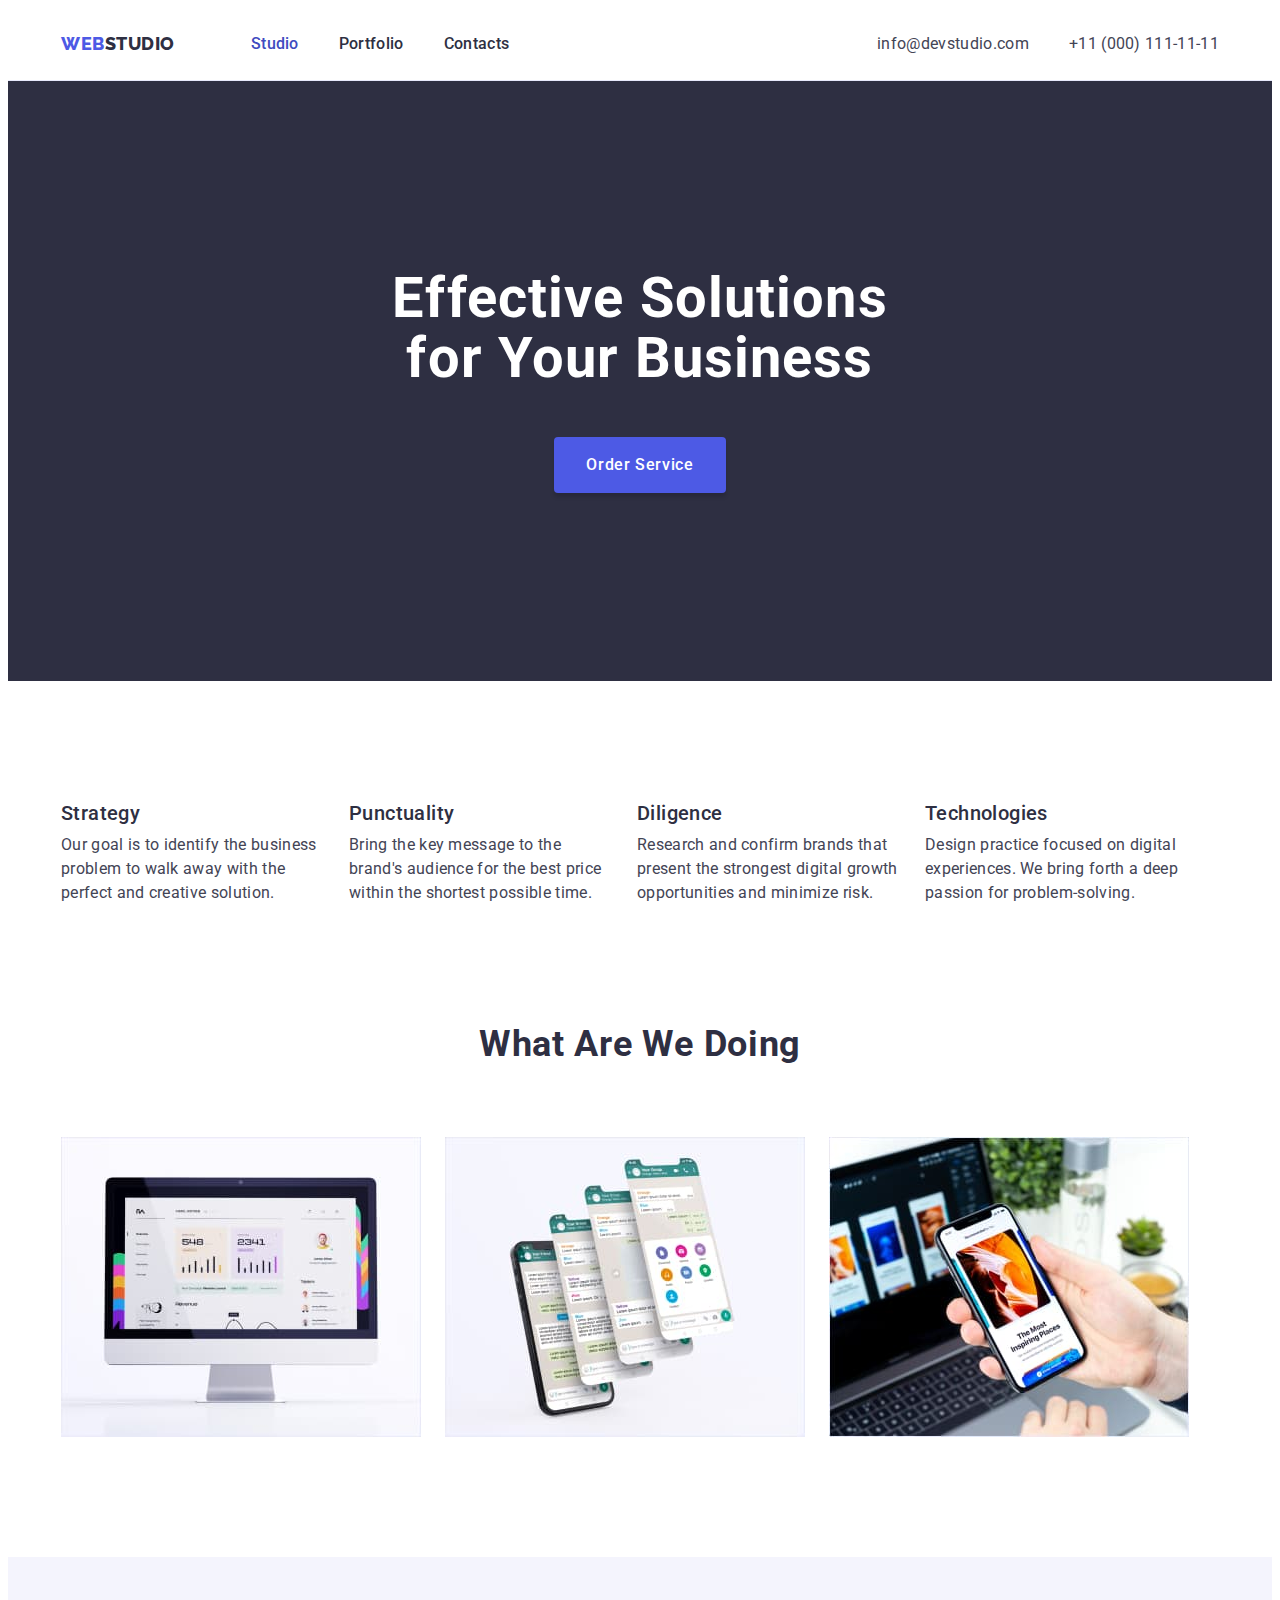
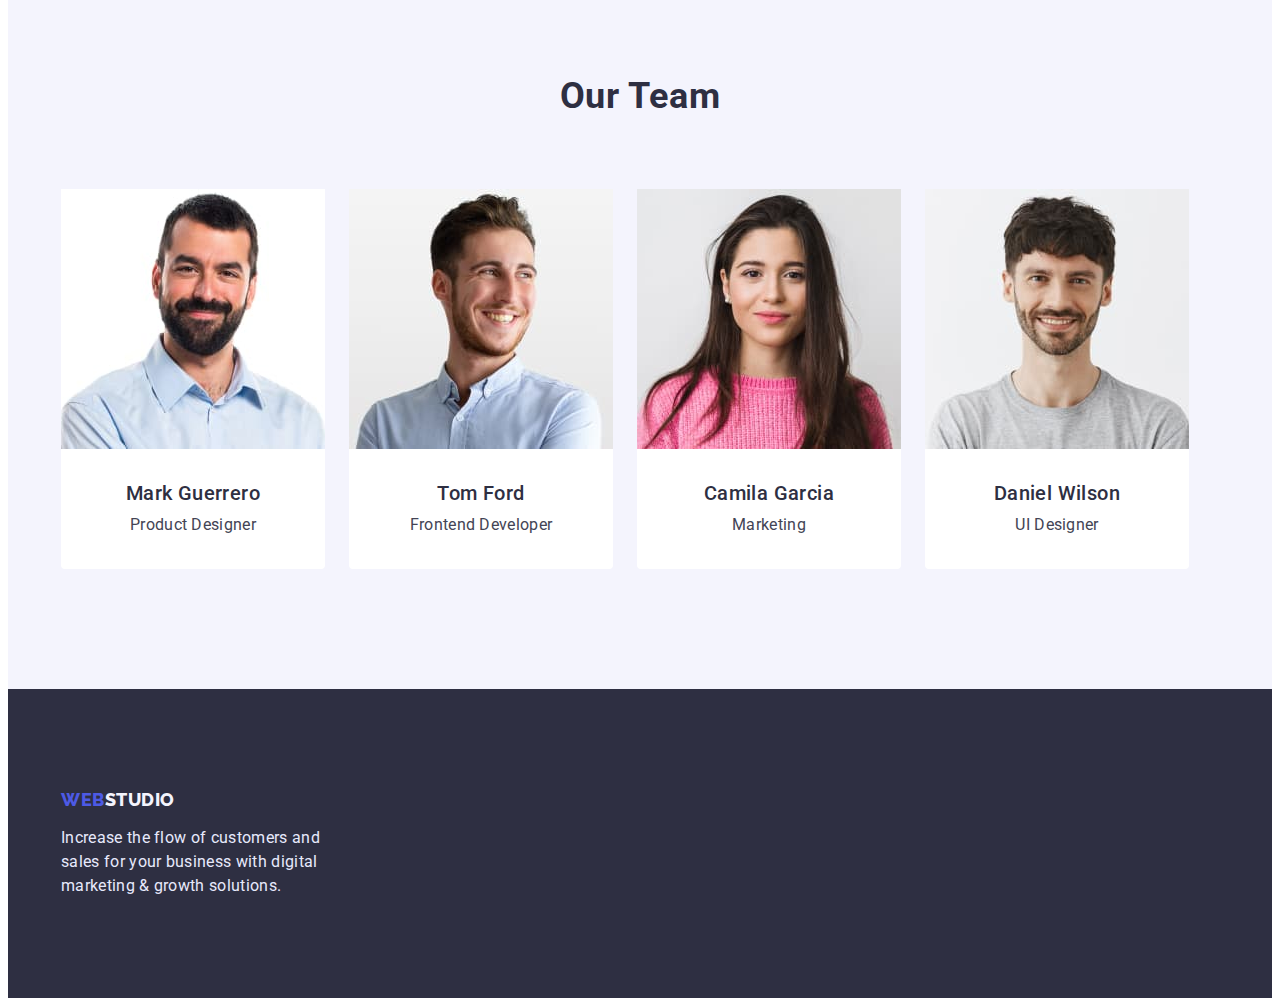
<file: index.html>
<!DOCTYPE html>
<html lang="en">
  <head>
    <meta charset="UTF-8" />
    <meta http-equiv="X-UA-Compatible" content="IE=edge" />
    <meta name="viewport" content="width=device-width, initial-scale=1.0" />
    <title>WebStudio</title>

    <!-- Шрифты -->
    <link rel="preconnect" href="https://fonts.googleapis.com" />
    <link rel="preconnect" href="https://fonts.gstatic.com" crossorigin />
    <link
      href="https://fonts.googleapis.com/css2?family=Raleway:wght@800&family=Roboto:wght@400;500;700;900&display=swap"
      rel="stylesheet"
    />

    <!-- Нормализатор -->
    <link
      rel="stylesheet"
      href="https://cdnjs.cloudflare.com/ajax/libs/modern-normalize/1.1.0/modern-normalize.min.css"
      integrity="sha512-wpPYUAdjBVSE4KJnH1VR1HeZfpl1ub8YT/NKx4PuQ5NmX2tKuGu6U/JRp5y+Y8XG2tV+wKQpNHVUX03MfMFn9Q=="
      crossorigin="anonymous"
      referrerpolicy="no-referrer"
    />

    <!-- Стили -->
    <link rel="stylesheet" href="./css/styles.css" />
  </head>

  <body>
    <!-- Шапка сайта -->
    <header class="page-header">
      <div class="container header-container">
        <!-- Навигация -->
        <nav class="header-nav">
          <!-- Логотип -->
          <a class="header-logo link" href="./index.html"
            ><span class="logo">Web</span>Studio</a
          >
          <ul class="heder-list list">
            <li class="header-item">
              <a class="header-link link current" href="./index.html">Studio</a>
            </li>
            <li class="header-item">
              <a class="header-link link" href="./portfolio.html">Portfolio</a>
            </li>
            <li class="header-item">
              <a class="header-link link" href="#">Contacts</a>
            </li>
          </ul>
        </nav>
        <!-- контакты -->
        <address class="header-contacts">
          <ul class="heder-list list">
            <li class="header-item">
              <a
                class="header-link link contact"
                href="mailto:info@devstudio.com"
                >info@devstudio.com</a
              >
            </li>
            <li class="header-item">
              <a class="header-link link contact" href="tel:+110001111111"
                >+11 (000) 111-11-11</a
              >
            </li>
          </ul>
        </address>
      </div>
    </header>

    <main>
      <!-- секция Герой -->
      <section class="hero">
        <div class="container">
          <h1 class="hero-title">Effective Solutions for Your Business</h1>
          <button class="hero-btn" type="button">Order Service</button>
        </div>
      </section>

      <!-- секция Преимущества -->
      <section class="benefits section">
        <div class="container">
          <h2 class="visually-hidden">Benefits</h2>
          <ul class="benefits-list list card-set">
            <li class="benefits-item card-set-item">
              <h3 class="benefits-name">Strategy</h3>
              <p class="benefits-text">
                Our goal is to identify the business problem to walk away with
                the perfect and creative solution.
              </p>
            </li>
            <li class="benefits-item card-set-item">
              <h3 class="benefits-name">Punctuality</h3>
              <p class="benefits-text">
                Bring the key message to the brand's audience for the best price
                within the shortest possible time.
              </p>
            </li>
            <li class="benefits-item card-set-item">
              <h3 class="benefits-name">Diligence</h3>
              <p class="benefits-text">
                Research and confirm brands that present the strongest digital
                growth opportunities and minimize risk.
              </p>
            </li>
            <li class="benefits-item card-set-item">
              <h3 class="benefits-name">Technologies</h3>
              <p class="benefits-text">
                Design practice focused on digital experiences. We bring forth a
                deep passion for problem-solving.
              </p>
            </li>
          </ul>
        </div>
      </section>

      <!-- секция Наш сервис -->
      <section class="services section">
        <div class="container">
          <h2 class="services-title">What are we doing</h2>
          <ul class="services-list list card-set">
            <li class="services-item card-set-item">
              <img
                src="./images/img/img1.jpg"
                alt="work overview"
                width="360"
                height="300"
              />
            </li>
            <li class="services-item card-set-item">
              <img
                src="./images/img/img2.jpg"
                alt="work overview"
                width="360"
                height="300"
              />
            </li>
            <li class="services-item card-set-item">
              <img
                src="./images/img/img3.jpg"
                alt="work overview"
                width="360"
                height="300"
              />
            </li>
          </ul>
        </div>
      </section>

      <!-- секция Наша команда -->
      <section class="team section">
        <div class="container">
          <h2 class="team-title">Our Team</h2>
          <ul class="team-list list card-set">
            <li class="team-item card-set-item">
              <img
                src="./images/team/team1.jpg"
                alt="Mark"
                width="264"
                height="260"
              />
              <h3 class="team-name">Mark Guerrero</h3>
              <p class="team-text">Product Designer</p>
            </li>
            <li class="team-item card-set-item">
              <img
                src="./images/team/team2.jpg"
                alt="Tom"
                width="264"
                height="260"
              />
              <h3 class="team-name">Tom Ford</h3>
              <p class="team-text">Frontend Developer</p>
            </li>
            <li class="team-item card-set-item">
              <img
                src="./images/team/team3.jpg"
                alt="Camila"
                width="264"
                height="260"
              />
              <h3 class="team-name">Camila Garcia</h3>
              <p class="team-text">Marketing</p>
            </li>
            <li class="team-item card-set-item">
              <img
                src="./images/team/team4.jpg"
                alt="Daniel"
                width="264"
                height="260"
              />
              <h3 class="team-name">Daniel Wilson</h3>
              <p class="team-text">UI Designer</p>
            </li>
          </ul>
        </div>
      </section>
    </main>

    <!-- Подвал -->
    <footer class="page-footer">
      <div class="container">
        <a class="footer-logo link" href="./index.html"
          ><span class="logo">Web</span>Studio</a
        >
        <p class="footer-text">
          Increase the flow of customers and sales for your business with
          digital marketing & growth solutions.
        </p>
      </div>
    </footer>
  </body>
</html>
</file>
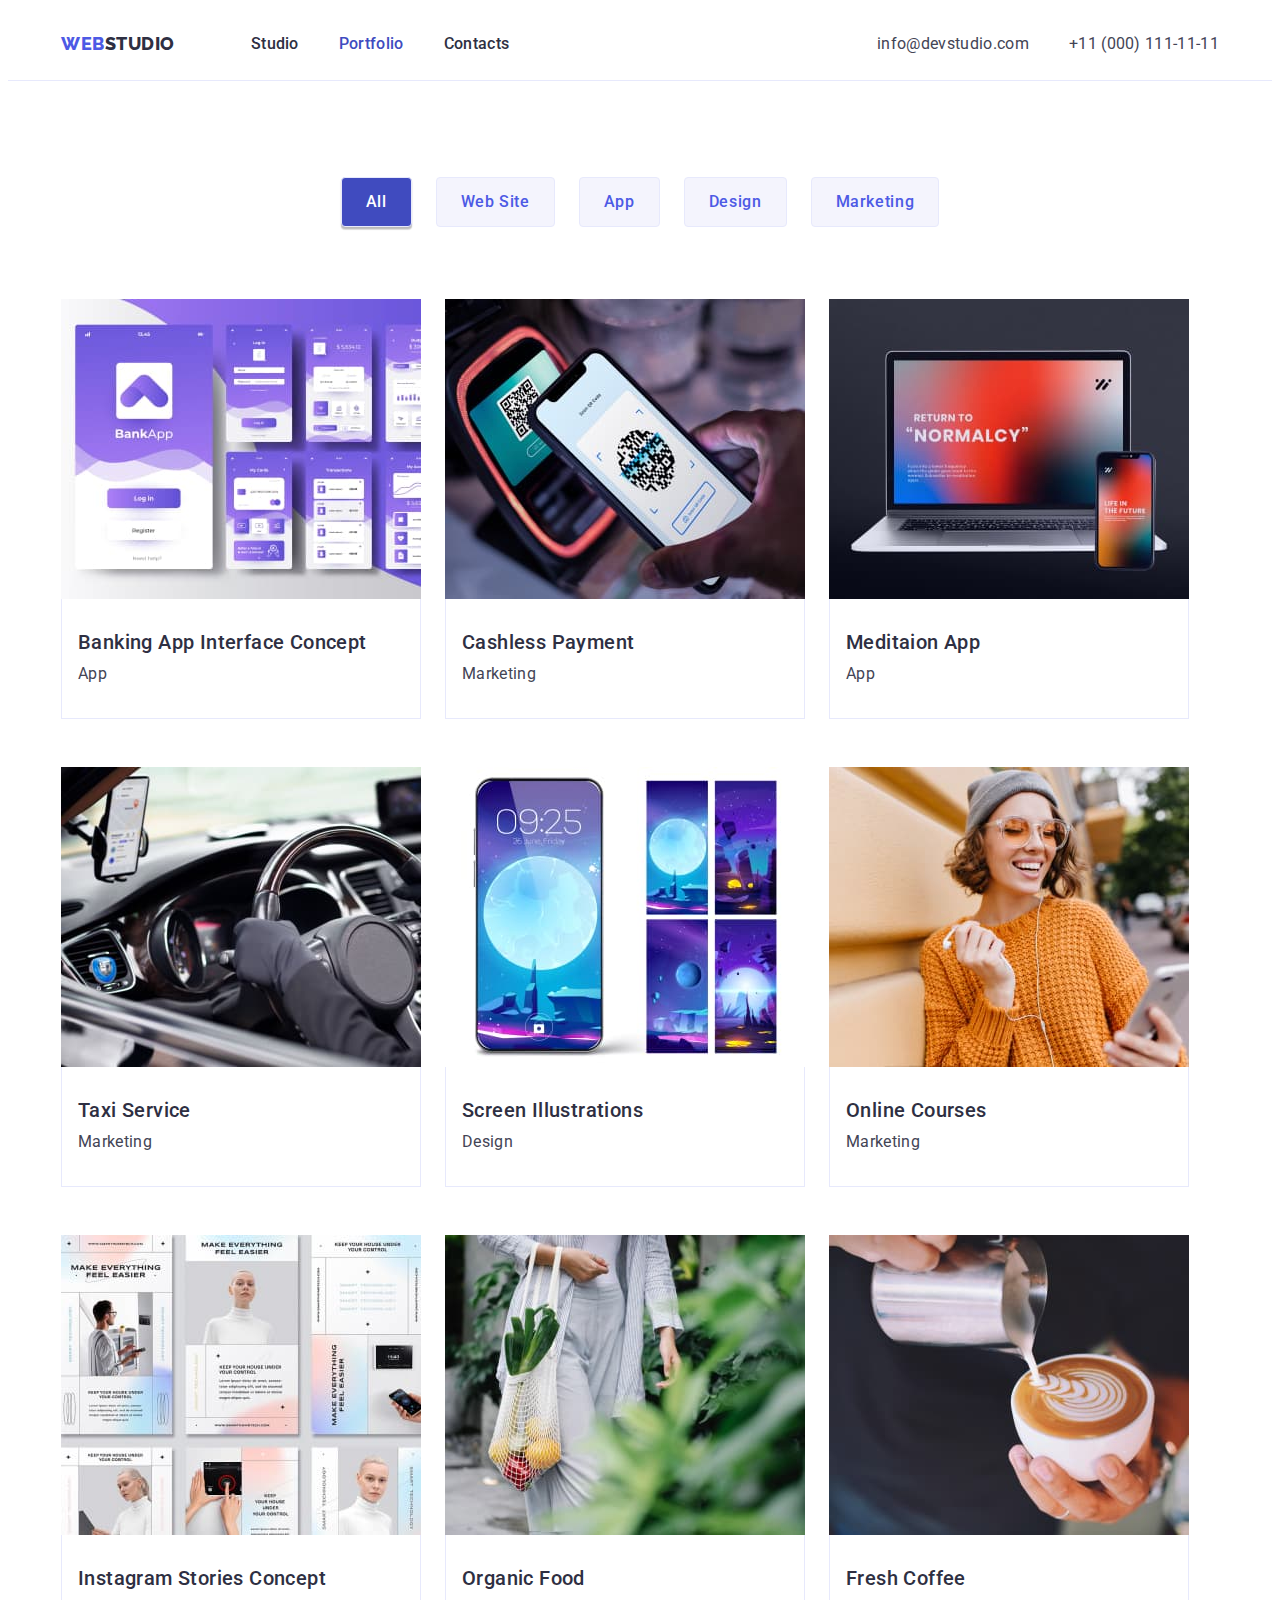
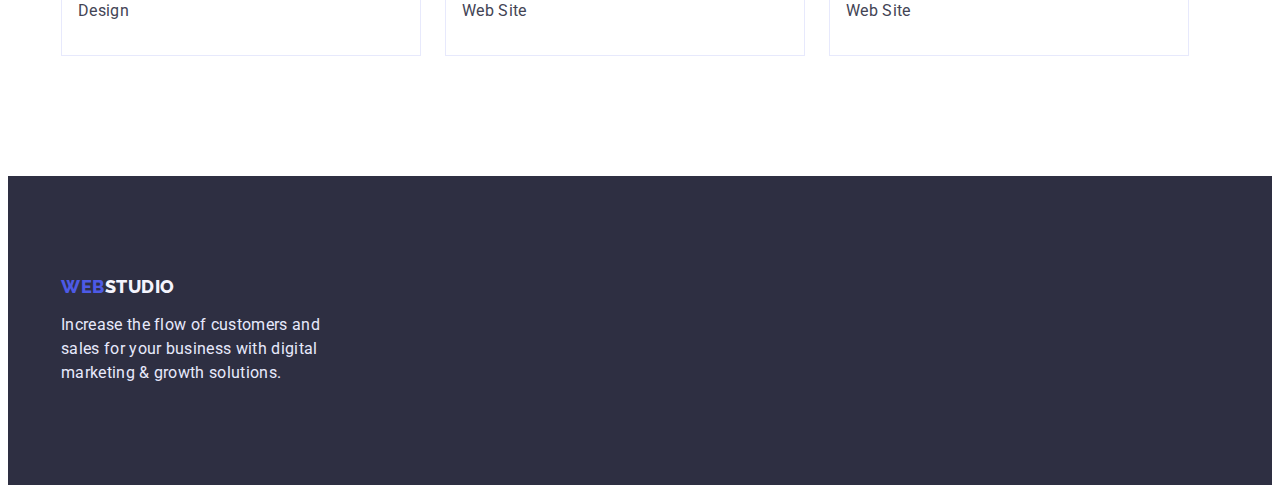
<file: portfolio.html>
<!DOCTYPE html>
<html lang="en">
  <head>
    <meta charset="UTF-8" />
    <meta http-equiv="X-UA-Compatible" content="IE=edge" />
    <meta name="viewport" content="width=device-width, initial-scale=1.0" />
    <title>WebStudio</title>

    <!-- Шрифты -->
    <link rel="preconnect" href="https://fonts.googleapis.com" />
    <link rel="preconnect" href="https://fonts.gstatic.com" crossorigin />
    <link
      href="https://fonts.googleapis.com/css2?family=Raleway:wght@800&family=Roboto:wght@400;500;700;900&display=swap"
      rel="stylesheet"
    />

    <!-- Нормализатор -->
    <link
      rel="stylesheet"
      href="https://cdnjs.cloudflare.com/ajax/libs/modern-normalize/1.1.0/modern-normalize.min.css"
      integrity="sha512-wpPYUAdjBVSE4KJnH1VR1HeZfpl1ub8YT/NKx4PuQ5NmX2tKuGu6U/JRp5y+Y8XG2tV+wKQpNHVUX03MfMFn9Q=="
      crossorigin="anonymous"
      referrerpolicy="no-referrer"
    />

    <!-- Стили -->
    <link rel="stylesheet" href="./css/styles.css" />
  </head>

  <body>
    <!-- Шапка сайта -->
    <header class="page-header">
      <div class="container header-container">
        <!-- Навигация -->
        <nav class="header-nav">
          <!-- Логотип -->
          <a class="header-logo link" href="./index.html"
            ><span class="logo">Web</span>Studio</a
          >
          <ul class="heder-list list">
            <li class="header-item">
              <a class="header-link link" href="./index.html">Studio</a>
            </li>
            <li class="header-item">
              <a class="header-link link current" href="./portfolio.html"
                >Portfolio</a
              >
            </li>
            <li class="header-item">
              <a class="header-link link" href="#">Contacts</a>
            </li>
          </ul>
        </nav>
        <!-- контакты -->
        <address class="header-contacts">
          <ul class="heder-list list">
            <li class="header-item">
              <a
                class="header-link link contact"
                href="mailto:info@devstudio.com"
                >info@devstudio.com</a
              >
            </li>
            <li class="header-item">
              <a class="header-link link contact" href="tel:+110001111111"
                >+11 (000) 111-11-11</a
              >
            </li>
          </ul>
        </address>
      </div>
    </header>

    <main>
      <!-- секция Портфолио -->
      <section class="portfolio section">
        <div class="container">
          <h1 class="visually-hidden">Portfolio</h1>
          <!-- Фильтр -->
          <ul class="portfolio-buttons list">
            <li>
              <button class="button btn-active" type="button">All</button>
            </li>
            <li>
              <button class="button" type="button">Web Site</button>
            </li>
            <li>
              <button class="button" type="button">App</button>
            </li>
            <li>
              <button class="button" type="button">Design</button>
            </li>
            <li>
              <button class="button" type="button">Marketing</button>
            </li>
          </ul>
          <!-- Наши работы -->
          <ul class="portfolio-list list card-set">
            <li class="portfolio-item card-set-item">
              <a class="link" href="#">
                <img
                  src="./images/portfolio/img1.jpg"
                  alt="Banking App Interface Concept"
                  width="360"
                  height="300"
                />
                <div class="porfolio-card-content">
                  <h2 class="portfolio-title">Banking App Interface Concept</h2>
                  <p class="portfolio-text">App</p>
                </div>
              </a>
            </li>
            <li class="portfolio-item card-set-item">
              <a class="link" href="#">
                <img
                  src="./images/portfolio/img2.jpg"
                  alt="Cashless Payment"
                  width="360"
                  height="300"
                />
                <div class="porfolio-card-content">
                  <h2 class="portfolio-title">Cashless Payment</h2>
                  <p class="portfolio-text">Marketing</p>
                </div>
              </a>
            </li>
            <li class="portfolio-item card-set-item">
              <a class="link" href="#">
                <img
                  src="./images/portfolio/img3.jpg"
                  alt="Meditaion App"
                  width="360"
                  height="300"
                />
                <div class="porfolio-card-content">
                  <h2 class="portfolio-title">Meditaion App</h2>
                  <p class="portfolio-text">App</p>
                </div>
              </a>
            </li>
            <li class="portfolio-item card-set-item">
              <a class="link" href="#">
                <img
                  src="./images/portfolio/img4.jpg"
                  alt="Taxi Service"
                  width="360"
                  height="300"
                />
                <div class="porfolio-card-content">
                  <h2 class="portfolio-title">Taxi Service</h2>
                  <p class="portfolio-text">Marketing</p>
                </div>
              </a>
            </li>
            <li class="portfolio-item card-set-item">
              <a class="link" href="#">
                <img
                  src="./images/portfolio/img5.jpg"
                  alt="Screen Illustrations"
                  width="360"
                  height="300"
                />
                <div class="porfolio-card-content">
                  <h2 class="portfolio-title">Screen Illustrations</h2>
                  <p class="portfolio-text">Design</p>
                </div>
              </a>
            </li>
            <li class="portfolio-item card-set-item">
              <a class="link" href="#">
                <img
                  src="./images/portfolio/img6.jpg"
                  alt="Online Courses"
                  width="360"
                  height="300"
                />
                <div class="porfolio-card-content">
                  <h2 class="portfolio-title">Online Courses</h2>
                  <p class="portfolio-text">Marketing</p>
                </div>
              </a>
            </li>
            <li class="portfolio-item card-set-item">
              <a class="link" href="#">
                <img
                  src="./images/portfolio/img7.jpg"
                  alt="Instagram Stories Concept"
                  width="360"
                  height="300"
                />
                <div class="porfolio-card-content">
                  <h2 class="portfolio-title">Instagram Stories Concept</h2>
                  <p class="portfolio-text">Design</p>
                </div>
              </a>
            </li>
            <li class="portfolio-item card-set-item">
              <a class="link" href="#">
                <img
                  src="./images/portfolio/img8.jpg"
                  alt="Organic Food"
                  width="360"
                  height="300"
                />
                <div class="porfolio-card-content">
                  <h2 class="portfolio-title">Organic Food</h2>
                  <p class="portfolio-text">Web Site</p>
                </div>
              </a>
            </li>
            <li class="portfolio-item card-set-item">
              <a class="link" href="#">
                <img
                  src="./images/portfolio/img9.jpg"
                  alt="Fresh Coffee"
                  width="360"
                  height="300"
                />
                <div class="porfolio-card-content">
                  <h2 class="portfolio-title">Fresh Coffee</h2>
                  <p class="portfolio-text">Web Site</p>
                </div>
              </a>
            </li>
          </ul>
        </div>
      </section>
    </main>

    <!-- Подвал -->
    <footer class="page-footer">
      <div class="container">
        <a class="footer-logo link" href="./index.html"
          ><span class="logo">Web</span>Studio</a
        >
        <p class="footer-text">
          Increase the flow of customers and sales for your business with
          digital marketing & growth solutions.
        </p>
      </div>
    </footer>
  </body>
</html>
</file>
<file: css/styles.css>
:root {
  /* fonts */
  --main-font: Roboto, sans-serif;
  --logo-font: Raleway, sans-serif;

  /* text colors  */
  --title-text-color: #ffffff;
  --primary-text-color: #434455;
  --secondary-text-color: #2e2f42;
  --footer-logo-text-color: #f4f4fd;
  --footer-text-color: #e7e9fc;

  /* bg colors  */
  --page-background-color: #ffffff;
  --primary-background-color: #4d5ae5;
  --accent-background-color: #404bbf;
  --hero-background-color: #2e2f42;
  --team-background-color: #f4f4fd;

  /* others */
  --indent: 24px;
  --items: 3;
}

body {
  font-family: var(--main-font);
  color: var(--primary-text-color);
  background-color: var(--page-background-color);
}

/* reset */

/*#region base style*/
.link {
  text-decoration: none;
  color: currentColor;
}

.list {
  list-style: none;
  padding: 0;
  margin: 0;
}

h1,
h2,
h3,
h4,
h5,
h6,
p {
  margin: 0;
}

img {
  display: block;
  max-width: 100%;
  height: auto;
}

.section {
  padding-top: 120px;
  padding-bottom: 120px;
}

.container {
  width: 100%;
  max-width: 1158px;
  padding: 0 15px;
  margin: 0 auto;

  /* outline: 2px solid red;
  outline-offset: -2px; */
}

/* card-set - набор карточек */

.card-set {
  display: flex;
  flex-wrap: wrap;
  gap: var(--indent);
}

.card-set-item {
  flex-basis: calc(100% - var(--indent) * (var(--items)-1)) / var(--items);
}

/*#endregion base style*/

/* секция Хедер */

/*#region header*/

.page-header {
  border-bottom: 1px solid #e7e9fc;
}

.header-container {
  display: flex;
  align-items: center;
}

/* Навигация */

.header-nav {
  display: flex;
  align-items: center;
}

/* Логотип */

.header-logo {
  margin-right: 76px;
  padding: 24px 0;

  font-family: var(--logo-font);
  font-weight: 800;
  font-size: 18px;
  line-height: 1.33;
  letter-spacing: 0.03em;
  text-transform: uppercase;
  color: var(--secondary-text-color);
}

.logo {
  color: var(--primary-background-color);
}

/* Навигация */

.heder-list {
  display: flex;
  gap: 40px;

  color: var(--secondary-text-color);
}

.header-link {
  display: block;
  padding: 24px 0;

  font-weight: 500;
  font-size: 16px;
  line-height: 1.5;
  letter-spacing: 0.02em;
}

.header-link:hover,
.header-link:focus {
  color: var(--accent-background-color);
}

.current {
  color: var(--accent-background-color);
}

/* Контакты */

.header-contacts {
  margin-left: auto;
}

.contact {
  font-style: normal;
  font-weight: 400;
  font-size: 16px;
  line-height: 1.5;
  letter-spacing: 0.02em;
  color: var(--primary-text-color);
}

/*#endregion header*/

/* секция Герой */

.hero {
  padding-top: 188px;
  padding-bottom: 188px;

  text-align: center;
  background-color: var(--hero-background-color);
}

.hero-title {
  margin: 0 auto;
  max-width: 496px;
  margin-bottom: 48px;

  font-size: 56px;
  line-height: 1.07;
  text-align: center;
  letter-spacing: 0.02em;
  color: var(--title-text-color);
}

.hero-btn {
  padding: 16px 32px;
  min-width: 169px;
  min-height: 56px;

  font-family: inherit;
  cursor: pointer;
  font-weight: 500;
  font-size: 16px;
  line-height: 1.5;
  letter-spacing: 0.04em;
  color: var(--title-text-color);

  background-color: var(--primary-background-color);
  box-shadow: 0px 4px 4px rgba(0, 0, 0, 0.15);
  border-radius: 4px;
  border: 0px;
}

.hero-btn:hover,
.hero-btn:focus {
  background-color: var(--accent-background-color);
}

/* секция Преимущества */

.benefits {
  padding-bottom: 0;
}

.visually-hidden {
  position: absolute;
  white-space: nowrap;
  width: 1px;
  height: 1px;
  overflow: hidden;
  border: 0;
  padding: 0;
  clip: rect(0 0 0 0);
  clip-path: inset(50%);
  margin: -1px;
}

.benefits-list {
  display: flex;
  flex-wrap: wrap;
  --items: 4;
}
.benefits-item {
  width: 264px;
}

.benefits-name {
  margin-bottom: 8px;

  font-weight: 500;
  font-size: 20px;
  line-height: 1.2;
  letter-spacing: 0.02em;
  color: var(--secondary-text-color);
}

.benefits-text {
  font-size: 16px;
  line-height: 1.5;
  letter-spacing: 0.02em;
}

/* секция Наш сервис */

.services-title {
  margin-bottom: 72px;

  font-size: 36px;
  line-height: 1.11;
  letter-spacing: 0.02em;
  text-transform: capitalize;
  text-align: center;
  color: var(--secondary-text-color);
}

/* секция Наша команда */

.team {
  background-color: var(--team-background-color);
}

.team-title {
  margin-bottom: 72px;

  font-size: 36px;
  line-height: 1.11;
  letter-spacing: 0.02em;
  text-transform: capitalize;
  text-align: center;
  color: var(--secondary-text-color);
}

.team-list {
  --items: 4;
}

.team-item {
  padding-bottom: 32px;

  background-color: var(--page-background-color);
  border-radius: 0px 0px 4px 4px;
  
}

.team-name {
  margin-top: 32px;
  margin-bottom: 8px;

  font-weight: 500;
  font-size: 20px;
  line-height: 1.2;
  letter-spacing: 0.02em;
  text-align: center;
  color: var(--secondary-text-color);
}

.team-text {
  font-size: 16px;
  line-height: 1.5;
  letter-spacing: 0.02em;
  text-align: center;
}

/* Подвал */

.page-footer {
  padding-top: 100px;
  padding-bottom: 100px;

  background-color: var(--hero-background-color);
}

.footer-logo {
  font-family: var(--logo-font);
  font-weight: 800;
  font-size: 18px;
  line-height: 1.2;
  letter-spacing: 0.03em;
  text-transform: uppercase;
  color: var(--footer-logo-text-color);
}

.footer-text {
  max-width: 264px;
  margin-top: 16px;

  font-size: 16px;
  line-height: 1.5;
  letter-spacing: 0.02em;
  color: var(--footer-text-color);
}

/* секция Портфолио */

/* Фильтр */

.portfolio {
  padding-top: 96px;
}

.portfolio-buttons {
  margin-bottom: 72px;

  display: flex;
  justify-content: center;
  align-items: center;
  gap: var(--indent);
}

.button {
  font-family: inherit;
  cursor: pointer;
  font-weight: 500;
  font-size: 16px;
  line-height: 1.5;
  letter-spacing: 0.04em;
  text-align: center;
  color: var(--primary-background-color);

  background-color: var(--team-background-color);
  border: 1px solid #e7e9fc;
  border-radius: 4px;
  min-height: 48px;
  padding: 12px 24px;
}

.btn-active {
  color: var(--title-text-color);
  background-color: var(--accent-background-color);
  box-shadow: 0px 3px 1px rgba(0, 0, 0, 0.1), 0px 2px 1px rgba(0, 0, 0, 0.08),
    0px 2px 2px rgba(0, 0, 0, 0.12);
}

.button:hover,
.button:focus {
  color: var(--title-text-color);
  background-color: var(--accent-background-color);
  border-color: transparent;
}

/* Наши работы */

.portfolio-list {
  display: flex;
  flex-wrap: wrap;

  --indent: 48px 24px;
}

.porfolio-card-content {
  padding: 32px 16px;

  border-right: 1px solid #e7e9fc;
  border-bottom: 1px solid #e7e9fc;
  border-left: 1px solid #e7e9fc;
}

.portfolio-title {
  margin-bottom: 08px;

  font-weight: 500;
  font-size: 20px;
  line-height: 1.16;
  letter-spacing: 0.02em;
  color: var(--secondary-text-color);
}

.portfolio-text {
  font-size: 16px;
  line-height: 1.5;
  letter-spacing: 0.02em;
}
</file>
